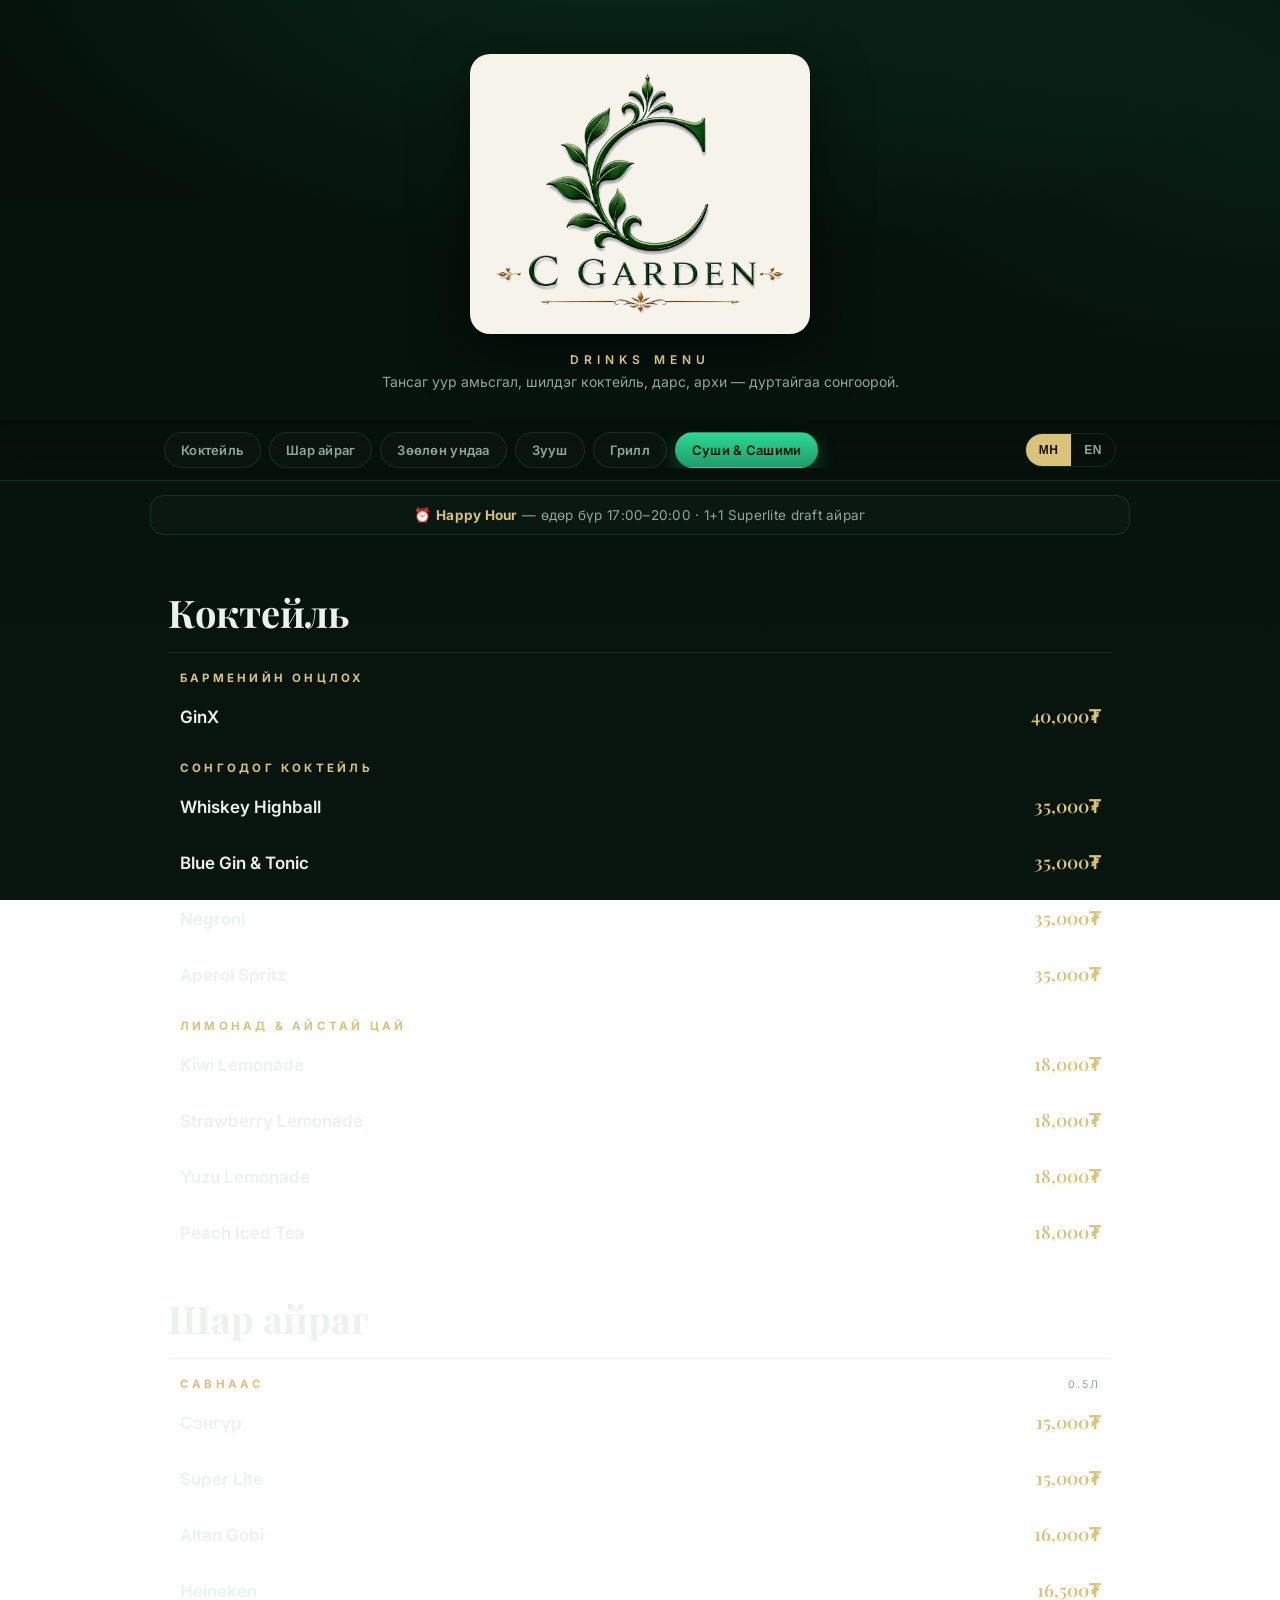
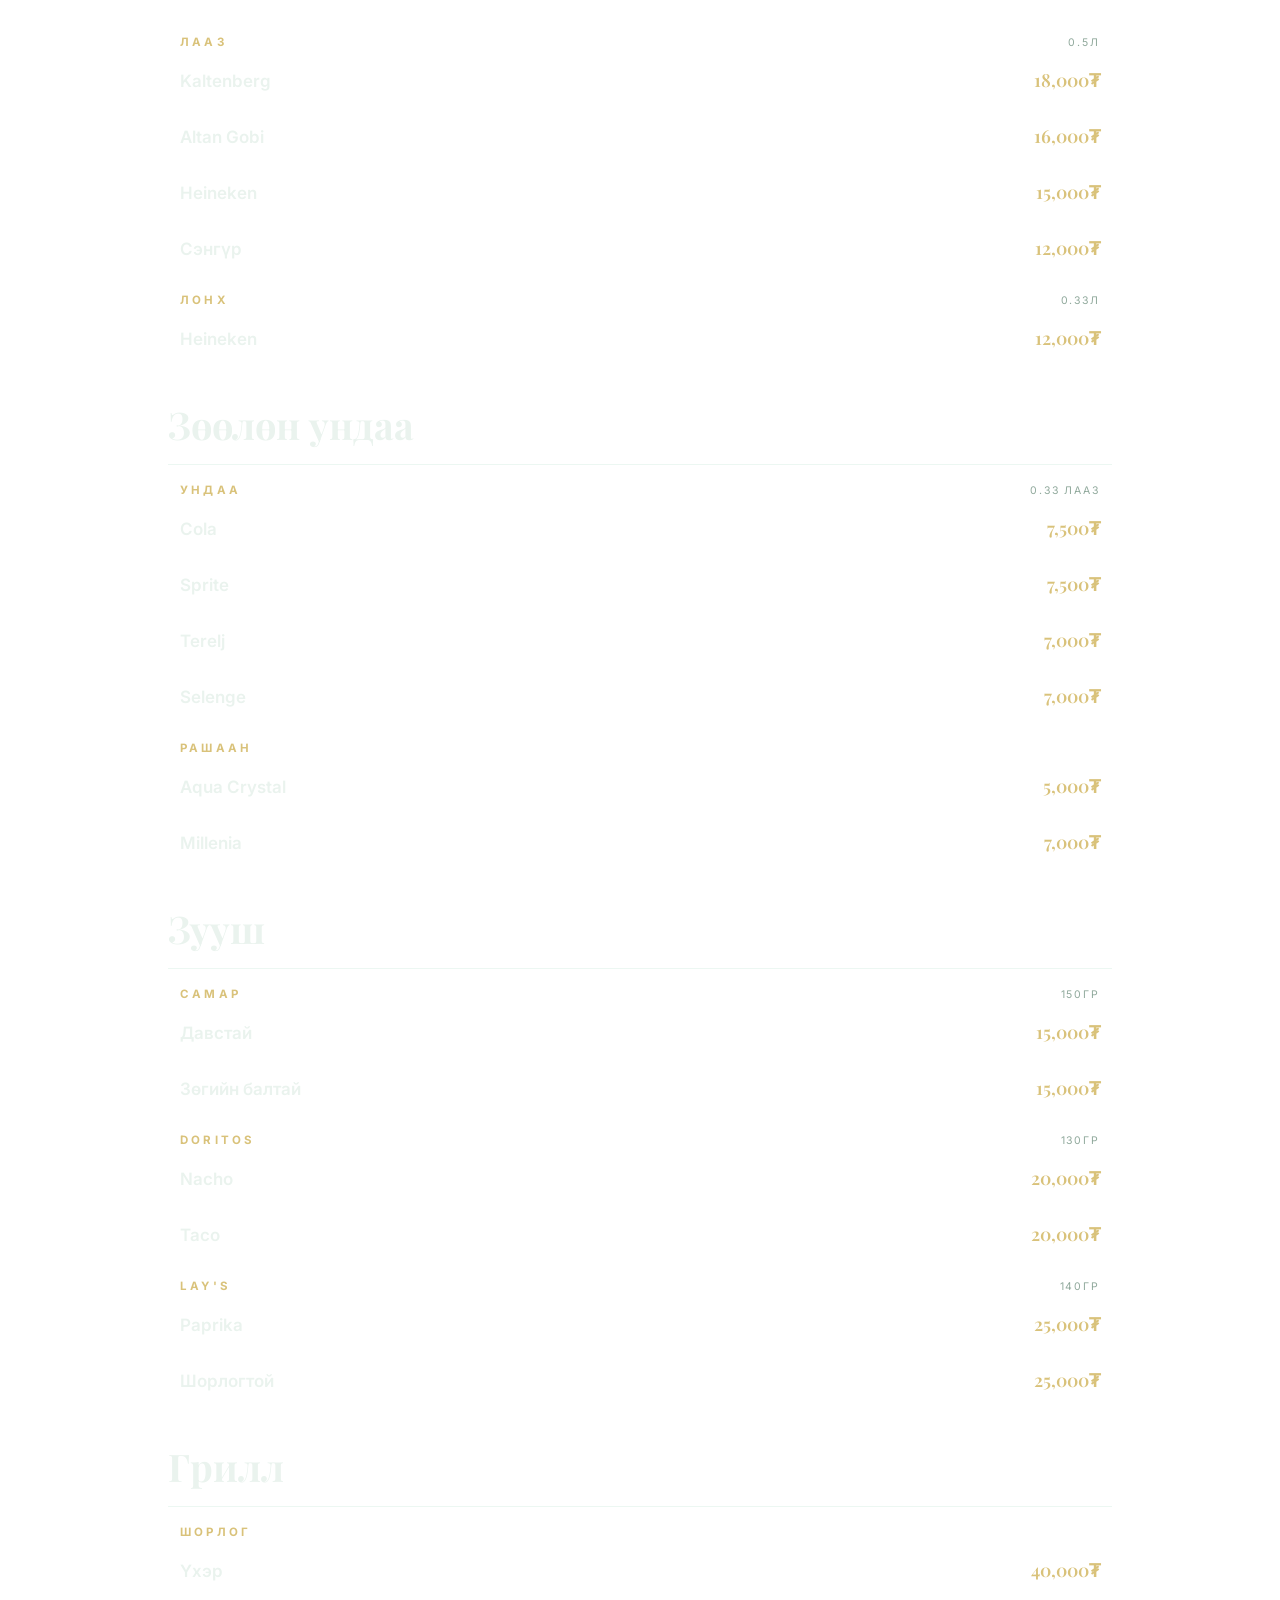
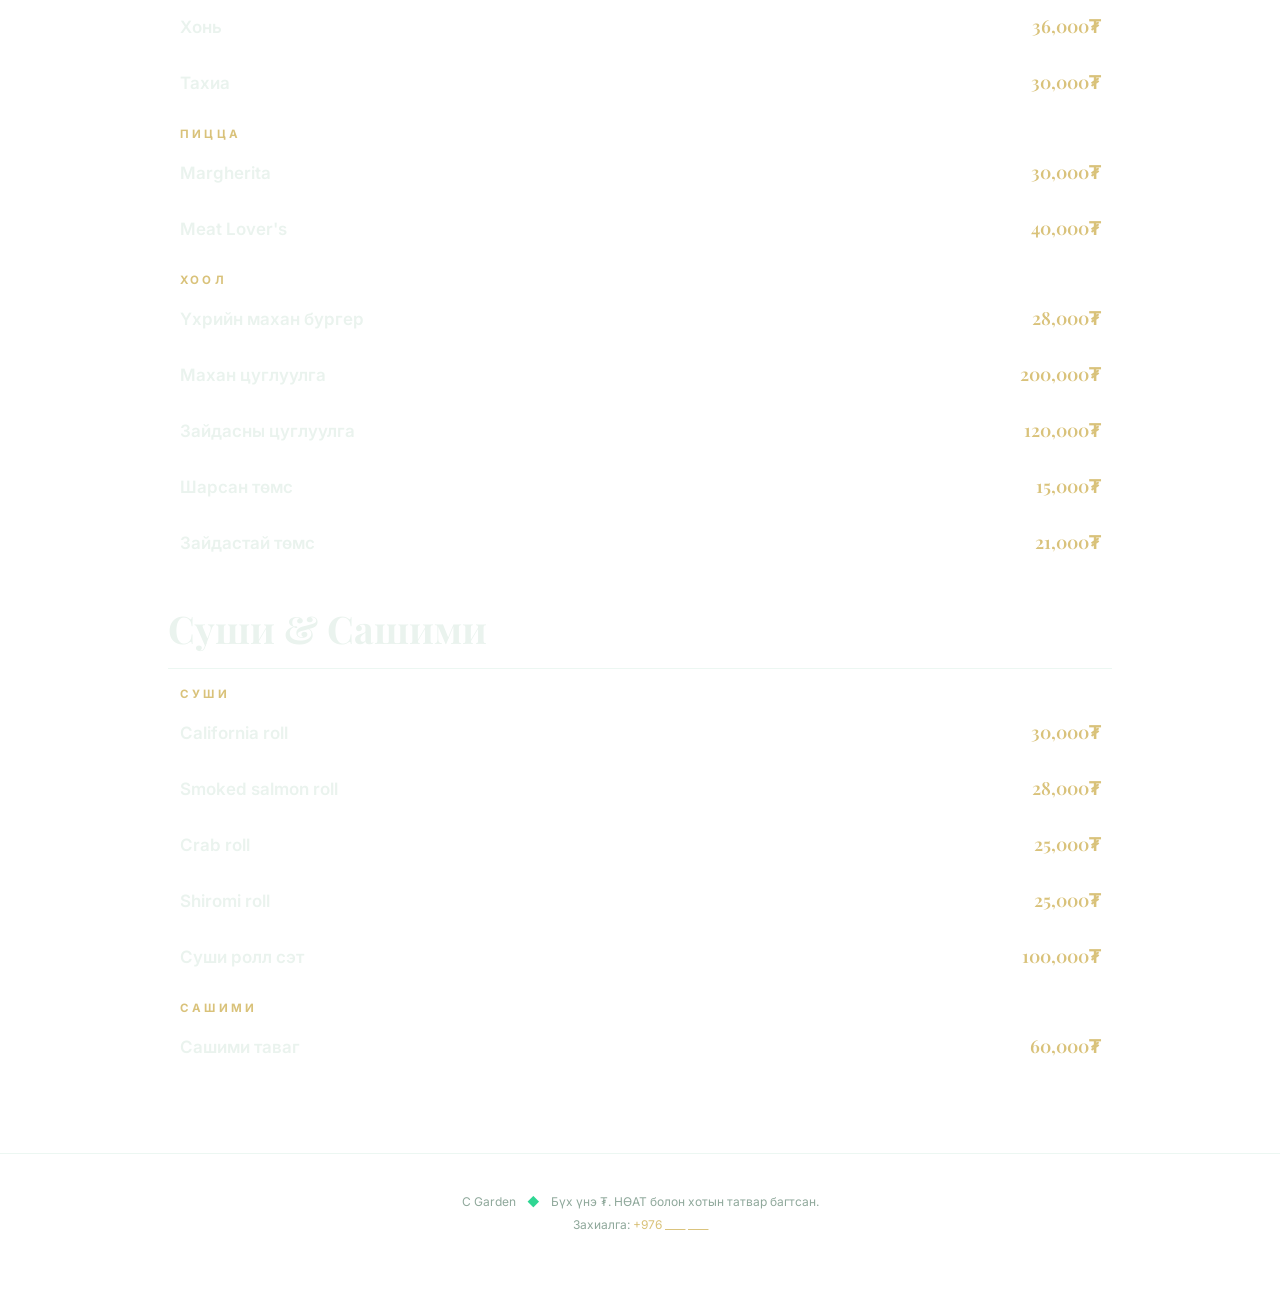
<file: index.html>
<!DOCTYPE html>
<html lang="mn">
<head>
  <meta charset="UTF-8">
  <meta name="viewport" content="width=device-width, initial-scale=1, viewport-fit=cover">
  <title>C Garden — Menu</title>
  <meta name="description" content="C Garden — cocktails, wine, beer, spirits, coffee & soft drinks.">
  <meta name="theme-color" content="#05100b">
  <!-- Open Graph (link previews) -->
  <meta property="og:title" content="C Garden — Menu">
  <meta property="og:description" content="Cocktails · Wine · Beer · Spirits · Coffee · Soft Drinks">
  <meta property="og:type" content="website">
  <link rel="icon" href="assets/logo.png?v=4" type="image/png">
  <link rel="preconnect" href="https://fonts.googleapis.com">
  <link rel="preconnect" href="https://fonts.gstatic.com" crossorigin>
  <link href="https://fonts.googleapis.com/css2?family=Inter:wght@400;500;600;700&family=Playfair+Display:wght@600;700&display=swap" rel="stylesheet">
  <link rel="stylesheet" href="assets/styles.css?v=13">
</head>
<body data-lang="mn">

  <header class="hero">
    <img class="logo" src="assets/logo.png?v=4" alt="C Garden">
    <div class="tagline">Drinks Menu</div>
    <p class="sub mn">Тансаг уур амьсгал, шилдэг коктейль, дарс, архи — дуртайгаа сонгоорой.</p>
    <p class="sub en">A refined escape — explore the drinks and pick your favourite.</p>
  </header>

  <noscript>
    <p style="text-align:center;color:#eaf3ee;padding:20px">
      Меню харахын тулд JavaScript-г идэвхжүүлнэ үү. · Please enable JavaScript to view the menu.
    </p>
  </noscript>

  <nav class="nav">
    <div class="nav-inner">
      <div class="pills" id="pills"></div>
      <div class="lang-toggle" role="group" aria-label="Language">
        <button data-lang="mn">МН</button>
        <button data-lang="en">EN</button>
      </div>
    </div>
  </nav>

  <div id="hhbar" class="hhbar"></div>

  <main id="menu"></main>

  <footer>
    <div>C Garden <span class="diamond">◆</span> <span class="mn">Бүх үнэ ₮. НӨАТ болон хотын татвар багтсан.</span><span class="en">All prices in ₮. VAT &amp; city tax included.</span></div>
    <div style="margin-top:8px" class="mn">Захиалга: <a href="tel:+976">+976 ____ ____</a></div>
    <div style="margin-top:8px" class="en">Reservations: <a href="tel:+976">+976 ____ ____</a></div>
  </footer>

  <script src="assets/menu.js?v=13"></script>
</body>
</html>
</file>
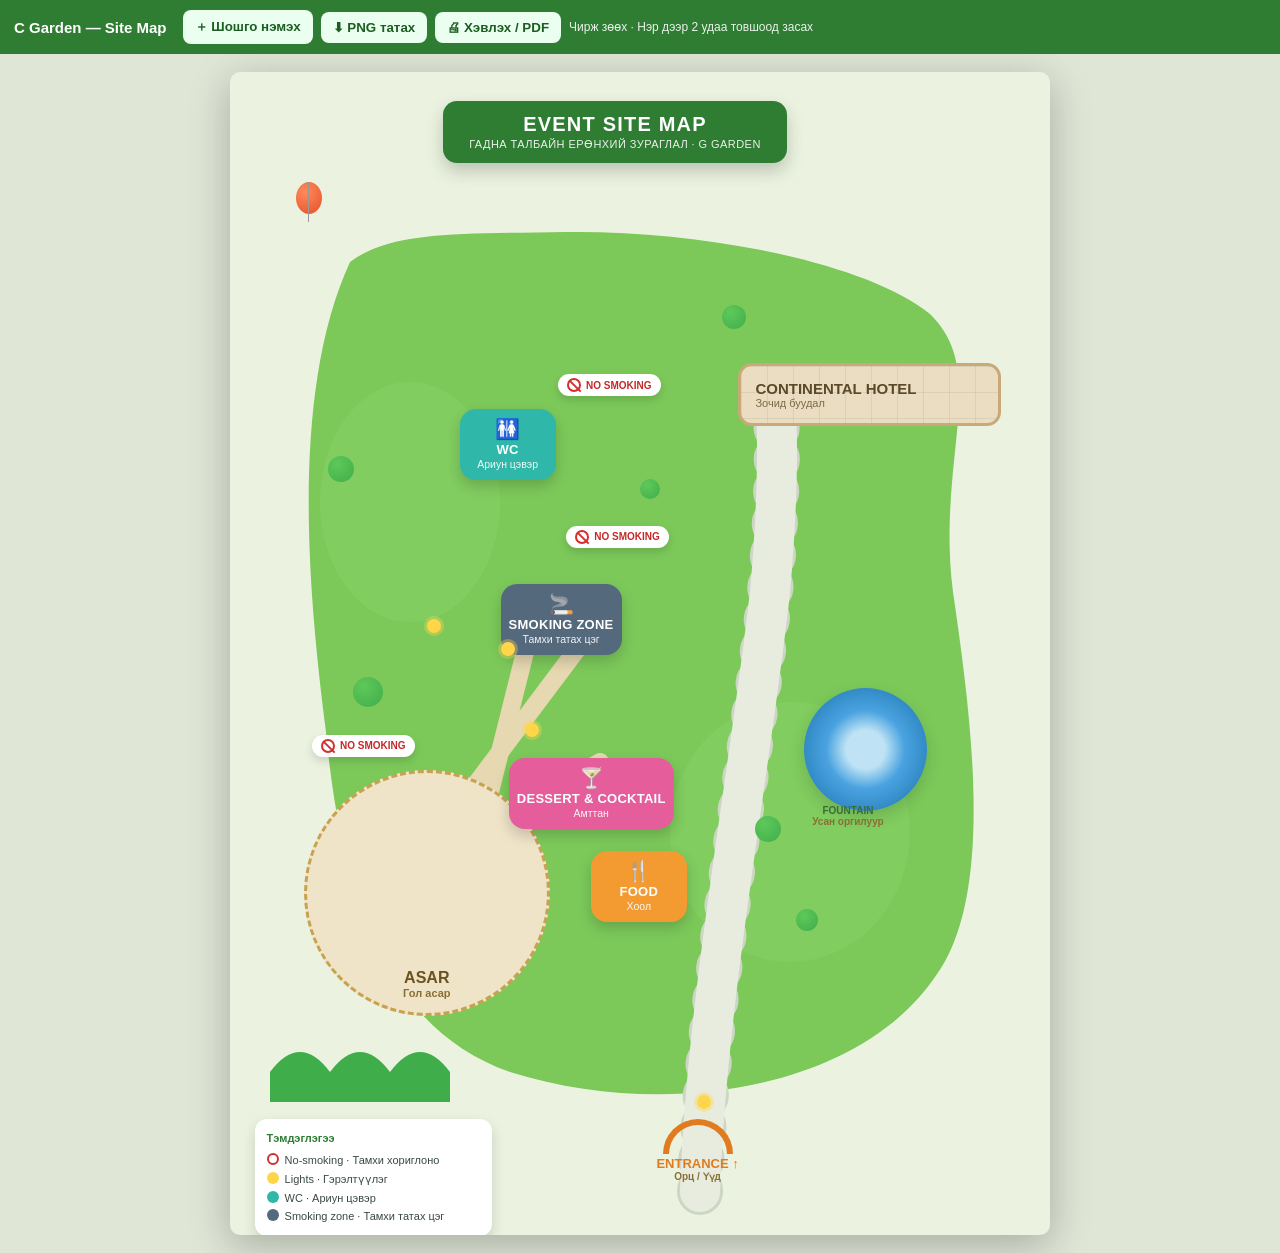
<file: sitemap/index.html>
<!DOCTYPE html>
<html lang="mn">
<head>
<meta charset="UTF-8">
<meta name="viewport" content="width=device-width, initial-scale=1">
<title>C Garden — Event Site Map (editable)</title>
<style>
  :root{
    --page:#EBF3E0; --garden:#7CC95A; --garden2:#68bd49; --title:#2F7D33;
    --hotel:#EADDC1; --hotelb:#C9A978; --wc:#2FB8A9; --smoke:#55697D;
    --dessert:#E65D9C; --food:#F39B31; --asar:#EFE3C8; --asarb:#C8A24E;
    --fountain:#2E86C1; --road:#CDD6C4; --tree:#3FAE4A; --ink:#33413a;
  }
  *{box-sizing:border-box; -webkit-user-select:none; user-select:none}
  body{margin:0; font-family:'Trebuchet MS','Segoe UI',Arial,sans-serif; background:#dfe6d6; color:#22302a}
  .bar{display:flex; gap:8px; align-items:center; flex-wrap:wrap; padding:10px 14px; background:#2f7d33; color:#fff; position:sticky; top:0; z-index:99}
  .bar b{font-size:15px; margin-right:8px}
  .bar button{border:0; border-radius:8px; padding:8px 12px; font-weight:700; cursor:pointer; background:#eafff0; color:#1b5e20}
  .bar button:hover{background:#fff}
  .bar .hint{font-size:12px; opacity:.9; font-weight:400}
  .wrap{display:flex; justify-content:center; padding:18px}
  /* map canvas: ratio 0.705 (portrait) */
  #map{position:relative; width:min(820px,94vw); aspect-ratio:820/1163; background:var(--page);
       border-radius:10px; box-shadow:0 10px 40px rgba(0,0,0,.25); overflow:hidden; touch-action:none}
  svg.backdrop{position:absolute; inset:0; width:100%; height:100%}
  .el{position:absolute; touch-action:none; cursor:grab}
  .el:active{cursor:grabbing}
  .card{border-radius:16px; color:#fff; padding:10px 8px; text-align:center; box-shadow:0 6px 14px rgba(0,0,0,.18); min-width:96px}
  .card .ico{font-size:20px; line-height:1}
  .card .en{font-weight:800; font-size:13px; letter-spacing:.02em; margin-top:3px}
  .card .mn{font-size:10.5px; opacity:.92; margin-top:1px}
  .editable{outline:none}
  .editable[contenteditable="true"]{background:rgba(255,255,255,.25); border-radius:4px}
  .pill{background:#fff; color:#c62828; border-radius:20px; padding:4px 9px; font-size:10px; font-weight:800;
        display:flex; align-items:center; gap:5px; box-shadow:0 4px 10px rgba(0,0,0,.15); white-space:nowrap}
  .pill .dot{width:14px;height:14px;border:2px solid #d32f2f;border-radius:50%;position:relative;display:inline-block}
  .pill .dot::after{content:"";position:absolute;left:-2px;top:5px;width:16px;height:2px;background:#d32f2f;transform:rotate(45deg)}
  .light{width:14px;height:14px;border-radius:50%;background:#ffd54a;box-shadow:0 0 0 3px rgba(255,213,74,.35)}
  .tree{border-radius:50%;background:radial-gradient(circle at 35% 30%,#5ec85a,var(--tree))}
  .hotel{background:var(--hotel); border:3px solid var(--hotelb); border-radius:14px; color:#5b4a2a; padding:14px;
         background-image:linear-gradient(#0000,#0000),repeating-linear-gradient(#00000010 0 1px,#0000 1px 26px),repeating-linear-gradient(90deg,#00000010 0 1px,#0000 1px 26px)}
  .hotel .en{font-weight:800;font-size:15px} .hotel .mn{font-size:11px;color:#7c6a45}
  .asar{border-radius:50%; background:var(--asar); border:3px dashed var(--asarb); display:flex;align-items:flex-end;justify-content:center; color:#6b5320; font-weight:800; padding-bottom:14px; text-align:center}
  .asar .mn{font-size:11px;color:#8a6f34;font-weight:600}
  .fountain{border-radius:50%; background:radial-gradient(circle,#bfe3f5 22%,#4aa3e0 45%,var(--fountain) 75%); box-shadow:0 6px 16px rgba(0,0,0,.15)}
  .title{background:var(--title); color:#fff; border-radius:14px; padding:12px 26px; text-align:center; box-shadow:0 8px 18px rgba(0,0,0,.2)}
  .title .en{font-weight:800; font-size:20px; letter-spacing:.06em}
  .title .mn{font-size:11px; opacity:.9; letter-spacing:.04em; margin-top:2px}
  .legend{background:#fff; border-radius:12px; padding:10px 12px; font-size:11px; color:#3a4a40; box-shadow:0 6px 14px rgba(0,0,0,.15); line-height:1.7}
  .legend b{display:block;margin-bottom:4px;color:#2f7d33}
  .legend i{font-style:normal;display:inline-block;width:12px;height:12px;border-radius:50%;vertical-align:-1px;margin-right:6px}
  .entrance{color:#e07b1f;font-weight:800;text-align:center;font-size:13px}
  .entrance .arch{width:70px;height:35px;border:6px solid #e07b1f;border-bottom:0;border-radius:70px 70px 0 0;margin:0 auto 2px}
  .entrance .mn{color:#8a6f34;font-size:10px;font-weight:600}
  .balloon{width:26px;height:32px;border-radius:50%;background:radial-gradient(circle at 35% 30%,#ff8a5b,#e5502a)}
  .balloon::after{content:"";display:block;width:1px;height:40px;background:#999;margin:0 auto}
  @media print{ .bar{display:none} body{background:#fff} .wrap{padding:0} #map{box-shadow:none;border-radius:0;width:100%} }
</style>
</head>
<body>
  <div class="bar">
    <b>C Garden — Site Map</b>
    <button onclick="addLabel()">＋ Шошго нэмэх</button>
    <button onclick="exportPNG()">⬇ PNG татах</button>
    <button onclick="window.print()">🖨 Хэвлэх / PDF</button>
    <span class="hint">Чирж зөөх · Нэр дээр 2 удаа товшоод засах</span>
  </div>

  <div class="wrap">
    <div id="map">
      <svg class="backdrop" viewBox="0 0 820 1163" preserveAspectRatio="none">
        <!-- garden -->
        <path d="M120,190 C60,320 78,520 96,660 C110,810 150,955 280,1000 C440,1050 630,1015 705,905
                 C765,825 742,650 723,520 C706,388 760,300 700,242 C636,190 470,158 336,160
                 C236,162 162,158 120,190 Z" fill="#7CC95A"/>
        <path d="M470,300 C480,300 480,300 480,300" />
        <!-- lighter garden patch -->
        <ellipse cx="180" cy="430" rx="90" ry="120" fill="#86d165" opacity=".6"/>
        <ellipse cx="560" cy="760" rx="120" ry="130" fill="#86d165" opacity=".55"/>
        <!-- main road (entrance -> hotel) -->
        <path d="M470,1120 C476,930 520,700 540,520 C548,430 548,360 545,318"
              fill="none" stroke="#CDD6C4" stroke-width="46" stroke-linecap="round" stroke-dasharray="2 30"/>
        <path d="M470,1120 C476,930 520,700 540,520 C548,430 548,360 545,318"
              fill="none" stroke="#e7ecdf" stroke-width="40" stroke-linecap="round"/>
        <!-- beige paths to Asar -->
        <path d="M210,760 L360,560 M210,780 L370,690 M240,800 L300,560" stroke="#e6d8b0" stroke-width="18" stroke-linecap="round" fill="none"/>
        <!-- hedge bottom-left -->
        <path d="M40,1000 q30,-40 60,0 q30,-40 60,0 q30,-40 60,0 l0,30 l-180,0 Z" fill="#3fae4a"/>
      </svg>

      <!-- draggable elements (positions in %) -->
      <div class="el" style="left:26%;top:2.5%"><div class="title">
        <div class="en editable">EVENT SITE MAP</div>
        <div class="mn editable">ГАДНА ТАЛБАЙН ЕРӨНХИЙ ЗУРАГЛАЛ · G GARDEN</div></div></div>

      <div class="el balloon" style="left:8%;top:9.5%"></div>

      <div class="el hotel" style="left:62%;top:25%;width:32%">
        <div class="en editable">CONTINENTAL HOTEL</div>
        <div class="mn editable">Зочид буудал</div></div>

      <div class="el fountain" style="left:70%;top:53%;width:15%;aspect-ratio:1"></div>
      <div class="el" style="left:71%;top:63%"><div class="entrance"><div class="mn editable" style="color:#3a6b3a;font-weight:800">FOUNTAIN</div><div class="mn editable">Усан оргилуур</div></div></div>

      <div class="el asar" style="left:9%;top:60%;width:30%;aspect-ratio:1">
        <div><div class="en editable">ASAR</div><div class="mn editable">Гол асар</div></div></div>

      <div class="el card" style="left:28%;top:29%;background:var(--wc)">
        <div class="ico">🚻</div><div class="en editable">WC</div><div class="mn editable">Ариун цэвэр</div></div>

      <div class="el card" style="left:33%;top:44%;background:var(--smoke)">
        <div class="ico">🚬</div><div class="en editable">SMOKING ZONE</div><div class="mn editable">Тамхи татах цэг</div></div>

      <div class="el card" style="left:34%;top:59%;background:var(--dessert)">
        <div class="ico">🍸</div><div class="en editable">DESSERT &amp; COCKTAIL</div><div class="mn editable">Амттан</div></div>

      <div class="el card" style="left:44%;top:67%;background:var(--food)">
        <div class="ico">🍴</div><div class="en editable">FOOD</div><div class="mn editable">Хоол</div></div>

      <div class="el pill" style="left:40%;top:26%"><span class="dot"></span><span class="editable">NO SMOKING</span></div>
      <div class="el pill" style="left:41%;top:39%"><span class="dot"></span><span class="editable">NO SMOKING</span></div>
      <div class="el pill" style="left:10%;top:57%"><span class="dot"></span><span class="editable">NO SMOKING</span></div>

      <div class="el light" style="left:33%;top:49%"></div>
      <div class="el light" style="left:24%;top:47%"></div>
      <div class="el light" style="left:36%;top:56%"></div>
      <div class="el light" style="left:57%;top:88%"></div>

      <div class="el tree" style="left:12%;top:33%;width:26px;height:26px"></div>
      <div class="el tree" style="left:15%;top:52%;width:30px;height:30px"></div>
      <div class="el tree" style="left:60%;top:20%;width:24px;height:24px"></div>
      <div class="el tree" style="left:64%;top:64%;width:26px;height:26px"></div>
      <div class="el tree" style="left:69%;top:72%;width:22px;height:22px"></div>
      <div class="el tree" style="left:50%;top:35%;width:20px;height:20px"></div>

      <div class="el" style="left:52%;top:90%"><div class="entrance">
        <div class="arch"></div><div class="editable">ENTRANCE ↑</div><div class="mn editable">Орц / Үүд</div></div></div>

      <div class="el legend" style="left:3%;top:90%;width:29%">
        <b class="editable">Тэмдэглэгээ</b>
        <div><i style="background:#fff;border:2px solid #d32f2f"></i><span class="editable">No-smoking · Тамхи хориглоно</span></div>
        <div><i style="background:#ffd54a"></i><span class="editable">Lights · Гэрэлтүүлэг</span></div>
        <div><i style="background:var(--wc)"></i><span class="editable">WC · Ариун цэвэр</span></div>
        <div><i style="background:var(--smoke)"></i><span class="editable">Smoking zone · Тамхи татах цэг</span></div>
      </div>
    </div>
  </div>

<script>
const map=document.getElementById('map');
let drag=null, ox=0, oy=0, moved=false;
map.addEventListener('pointerdown', e=>{
  const el=e.target.closest('.el'); if(!el) return;
  if(e.target.isContentEditable) return;
  drag=el; moved=false;
  const r=el.getBoundingClientRect();
  ox=e.clientX-r.left; oy=e.clientY-r.top;
  el.setPointerCapture(e.pointerId); el.style.zIndex=1000;
});
map.addEventListener('pointermove', e=>{
  if(!drag) return; moved=true;
  const pr=map.getBoundingClientRect();
  let x=(e.clientX-pr.left-ox)/pr.width*100;
  let y=(e.clientY-pr.top-oy)/pr.height*100;
  drag.style.left=Math.max(-5,Math.min(100,x))+'%';
  drag.style.top=Math.max(-3,Math.min(100,y))+'%';
});
map.addEventListener('pointerup', ()=>{ drag=null; });

// double-click to edit any .editable
map.addEventListener('dblclick', e=>{
  const t=e.target.closest('.editable'); if(!t) return;
  t.contentEditable=true; t.focus();
  document.execCommand&&document.getSelection().selectAllChildren(t);
});
map.addEventListener('blur', e=>{
  if(e.target.classList&&e.target.classList.contains('editable')) e.target.contentEditable=false;
}, true);

function addLabel(){
  const d=document.createElement('div');
  d.className='el pill'; d.style.left='45%'; d.style.top='45%';
  d.innerHTML='<span class="editable">Шинэ шошго</span>';
  map.appendChild(d);
}
function exportPNG(){
  const s=document.createElement('script');
  s.src='https://cdnjs.cloudflare.com/ajax/libs/html2canvas/1.4.1/html2canvas.min.js';
  s.onload=()=>html2canvas(map,{scale:3,backgroundColor:null}).then(c=>{
    const a=document.createElement('a'); a.href=c.toDataURL('image/png'); a.download='c-garden-sitemap.png'; a.click();
  });
  s.onerror=()=>alert('PNG татахад интернэт хэрэгтэй. Оронд нь "Хэвлэх / PDF" ашиглана уу.');
  if(window.html2canvas) s.onload(); else document.body.appendChild(s);
}
</script>
</body>
</html>
</file>
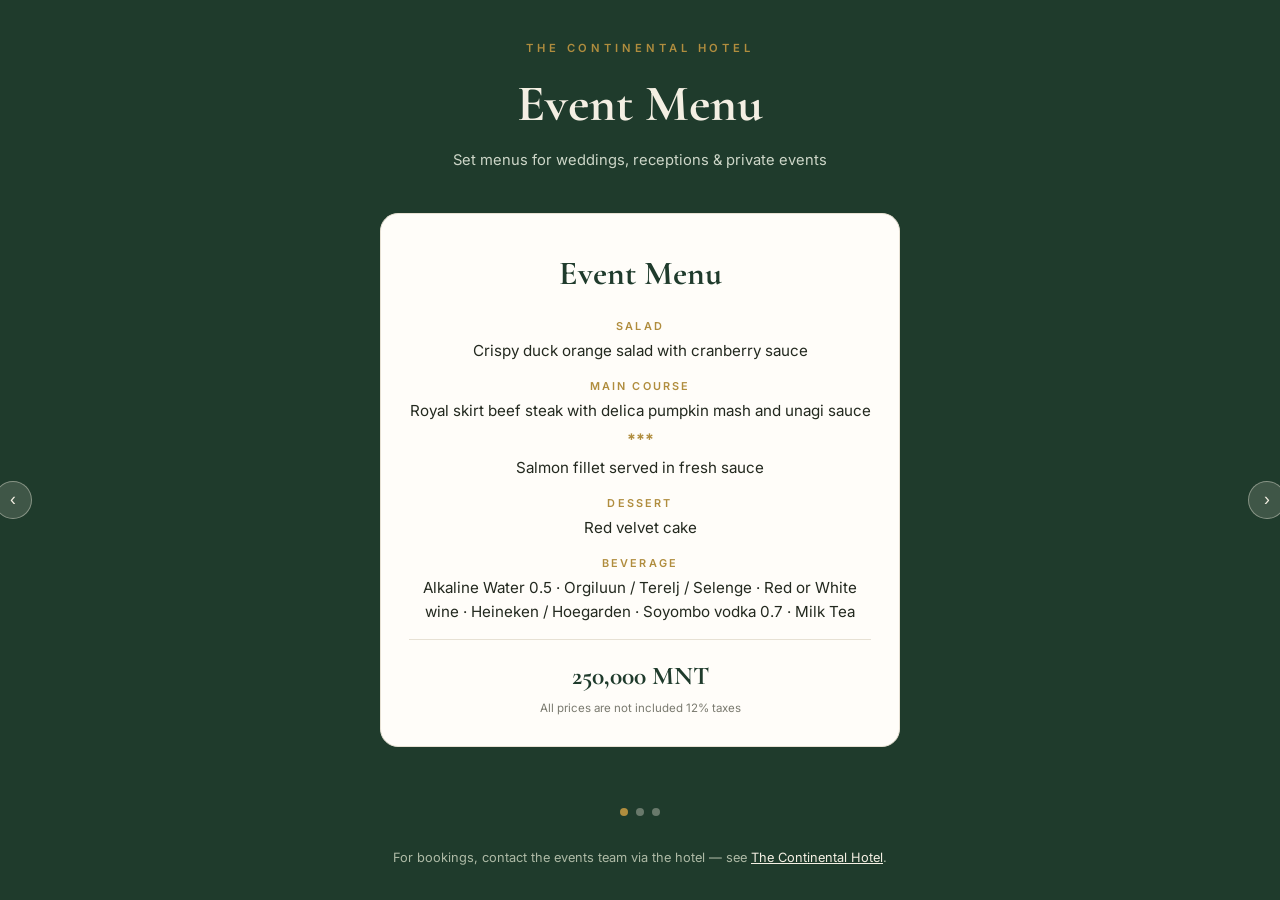
<file: event-menu.html>
<!DOCTYPE html>
<html lang="en">
<head>
  <meta charset="UTF-8" />
  <meta name="viewport" content="width=device-width, initial-scale=1.0" />
  <meta name="theme-color" content="#1f3b2c" />
  <title>Event Menu — The Continental Hotel</title>
  <meta name="description" content="Event & banquet set menus for The Continental Hotel." />
  <link rel="preconnect" href="https://fonts.googleapis.com" />
  <link rel="preconnect" href="https://fonts.gstatic.com" crossorigin />
  <link href="https://fonts.googleapis.com/css2?family=Cormorant+Garamond:wght@500;600;700&family=Inter:wght@400;500;600&display=swap" rel="stylesheet" />
  <style>
    :root {
      --bg: #f7f4ee;
      --card: #fffdf9;
      --ink: #23291f;
      --muted: #7a7a6f;
      --accent: #1f3b2c;
      --gold: #b08d3e;
      --line: #e7e1d4;
    }
    * { margin: 0; padding: 0; box-sizing: border-box; }
    body {
      font-family: 'Inter', system-ui, sans-serif;
      background: var(--accent);
      color: var(--ink);
      line-height: 1.55;
      -webkit-font-smoothing: antialiased;
      min-height: 100vh;
      display: flex;
      flex-direction: column;
    }
    .top {
      text-align: center;
      padding: 40px 20px 20px;
      color: #f4efe3;
    }
    .top .eyebrow {
      letter-spacing: .35em;
      text-transform: uppercase;
      font-size: .7rem;
      color: var(--gold);
      font-weight: 600;
    }
    .top h1 {
      font-family: 'Cormorant Garamond', serif;
      font-weight: 700;
      font-size: clamp(2.2rem, 7vw, 3.2rem);
      margin: 8px 0 4px;
    }
    .top p { color: #cdd6c8; font-size: .92rem; }

    .slideshow {
      flex: 1;
      display: flex;
      align-items: center;
      justify-content: center;
      padding: 10px 16px 24px;
      position: relative;
    }

    .track { position: relative; width: 100%; max-width: 520px; min-height: 560px; }

    .slide {
      position: absolute;
      inset: 0;
      background: var(--card);
      border-radius: 18px;
      border: 1px solid var(--line);
      padding: 34px 28px 28px;
      text-align: center;
      opacity: 0;
      visibility: hidden;
      transform: translateY(8px);
      transition: opacity .5s ease, transform .5s ease;
      display: flex;
      flex-direction: column;
    }
    .slide.active {
      opacity: 1;
      visibility: visible;
      transform: translateY(0);
      position: relative;
    }

    .slide h2 {
      font-family: 'Cormorant Garamond', serif;
      font-weight: 700;
      font-size: 2.1rem;
      color: var(--accent);
      margin-bottom: 18px;
    }
    .slide .section { margin-bottom: 16px; }
    .slide .section .label {
      font-size: .68rem;
      letter-spacing: .2em;
      text-transform: uppercase;
      color: var(--gold);
      font-weight: 600;
      margin-bottom: 4px;
    }
    .slide .section .item { font-size: .95rem; }
    .slide .section .sep { color: var(--gold); font-weight: 700; margin: 4px 0; }

    .slide .price {
      margin-top: auto;
      padding-top: 16px;
      border-top: 1px solid var(--line);
      font-family: 'Cormorant Garamond', serif;
      font-weight: 700;
      font-size: 1.6rem;
      color: var(--accent);
    }
    .slide .tax-note { font-size: .72rem; color: var(--muted); margin-top: 4px; }

    .arrow {
      position: absolute;
      top: 50%;
      transform: translateY(-50%);
      background: rgba(244,239,227,.15);
      border: 1px solid rgba(244,239,227,.4);
      color: #f4efe3;
      width: 38px;
      height: 38px;
      border-radius: 50%;
      display: flex;
      align-items: center;
      justify-content: center;
      cursor: pointer;
      font-size: 1.1rem;
      user-select: none;
    }
    .arrow.prev { left: -6px; }
    .arrow.next { right: -6px; }
    @media (max-width: 560px) {
      .arrow { display: none; }
    }

    .dots {
      display: flex;
      justify-content: center;
      gap: 8px;
      padding-bottom: 32px;
    }
    .dot {
      width: 8px;
      height: 8px;
      border-radius: 50%;
      background: rgba(244,239,227,.35);
      cursor: pointer;
      border: none;
      padding: 0;
    }
    .dot.active { background: var(--gold); }

    footer {
      text-align: center;
      padding: 0 20px 32px;
      color: #aebaa6;
      font-size: .8rem;
    }
  </style>
</head>
<body>
  <div class="top">
    <div class="eyebrow">The Continental Hotel</div>
    <h1>Event Menu</h1>
    <p>Set menus for weddings, receptions &amp; private events</p>
  </div>

  <div class="slideshow">
    <div class="track" id="track">
      <!-- ===== EVENT MENU SLIDES — edit prices/dishes here ===== -->
      <article class="slide active">
        <h2>Event Menu</h2>
        <div class="section">
          <div class="label">Salad</div>
          <div class="item">Crispy duck orange salad with cranberry sauce</div>
        </div>
        <div class="section">
          <div class="label">Main Course</div>
          <div class="item">Royal skirt beef steak with delica pumpkin mash and unagi sauce</div>
          <div class="sep">***</div>
          <div class="item">Salmon fillet served in fresh sauce</div>
        </div>
        <div class="section">
          <div class="label">Dessert</div>
          <div class="item">Red velvet cake</div>
        </div>
        <div class="section">
          <div class="label">Beverage</div>
          <div class="item">Alkaline Water 0.5 · Orgiluun / Terelj / Selenge · Red or White wine · Heineken / Hoegarden · Soyombo vodka 0.7 · Milk Tea</div>
        </div>
        <div class="price">250,000 MNT</div>
        <div class="tax-note">All prices are not included 12% taxes</div>
      </article>

      <article class="slide">
        <h2>Event Menu</h2>
        <div class="section">
          <div class="label">Salad</div>
          <div class="item">Milk skin vegetable salad</div>
        </div>
        <div class="section">
          <div class="label">Main Course</div>
          <div class="item">Slow-Roasted Crispy Pork Belly with Honey Mustard Sauce</div>
          <div class="sep">****</div>
          <div class="item">Royal skirt beef steak with delica pumpkin mash and unagi sauce</div>
        </div>
        <div class="section">
          <div class="label">Dessert</div>
          <div class="item">Spartak cake</div>
        </div>
        <div class="section">
          <div class="label">Beverage</div>
          <div class="item">Alkaline Water 0.5 · Orgiluun / Terelj / Selenge · Red or White wine · Heineken / Altangobi · Evok vodka 0.7 · Milk Tea</div>
        </div>
        <div class="price">180,000 MNT</div>
        <div class="tax-note">All prices are not included 12% taxes</div>
      </article>

      <article class="slide">
        <h2>Event Menu</h2>
        <div class="section">
          <div class="label">Salad</div>
          <div class="item">Caesar salad</div>
        </div>
        <div class="section">
          <div class="label">Main Course</div>
          <div class="item">Japanese-style miso-marinated chicken</div>
          <div class="sep">***</div>
          <div class="item">Classic-Style Meatloaf and Thyme Red Wine Sauce with Mashed Potato</div>
        </div>
        <div class="section">
          <div class="label">Dessert</div>
          <div class="item">Poached pear</div>
        </div>
        <div class="section">
          <div class="label">Beverage</div>
          <div class="item">Aqua Crystal Water 0.5 · Orgiluun / Terelj / Selenge · Red or White wine · Heineken / Altangobi · Eden vodka 0.7 · Milk Tea</div>
        </div>
        <div class="price">150,000 MNT</div>
        <div class="tax-note">All prices are not included 12% taxes</div>
      </article>
      <!-- ===== END EVENT MENU SLIDES ===== -->
    </div>
    <button class="arrow prev" id="prev" aria-label="Previous">&#8249;</button>
    <button class="arrow next" id="next" aria-label="Next">&#8250;</button>
  </div>

  <div class="dots" id="dots"></div>

  <footer>
    For bookings, contact the events team via the hotel — see <a href="./promo.html" style="color:#f4efe3;">The Continental Hotel</a>.
  </footer>

  <script>
    const slides = document.querySelectorAll('.slide');
    const dotsWrap = document.getElementById('dots');
    let current = 0;
    let timer;

    slides.forEach((_, i) => {
      const dot = document.createElement('button');
      dot.className = 'dot' + (i === 0 ? ' active' : '');
      dot.addEventListener('click', () => go(i));
      dotsWrap.appendChild(dot);
    });
    const dots = document.querySelectorAll('.dot');

    function go(i) {
      slides[current].classList.remove('active');
      dots[current].classList.remove('active');
      current = (i + slides.length) % slides.length;
      slides[current].classList.add('active');
      dots[current].classList.add('active');
      restart();
    }

    function restart() {
      clearInterval(timer);
      timer = setInterval(() => go(current + 1), 6000);
    }

    document.getElementById('prev').addEventListener('click', () => go(current - 1));
    document.getElementById('next').addEventListener('click', () => go(current + 1));

    restart();
  </script>
</body>
</html>
</file>
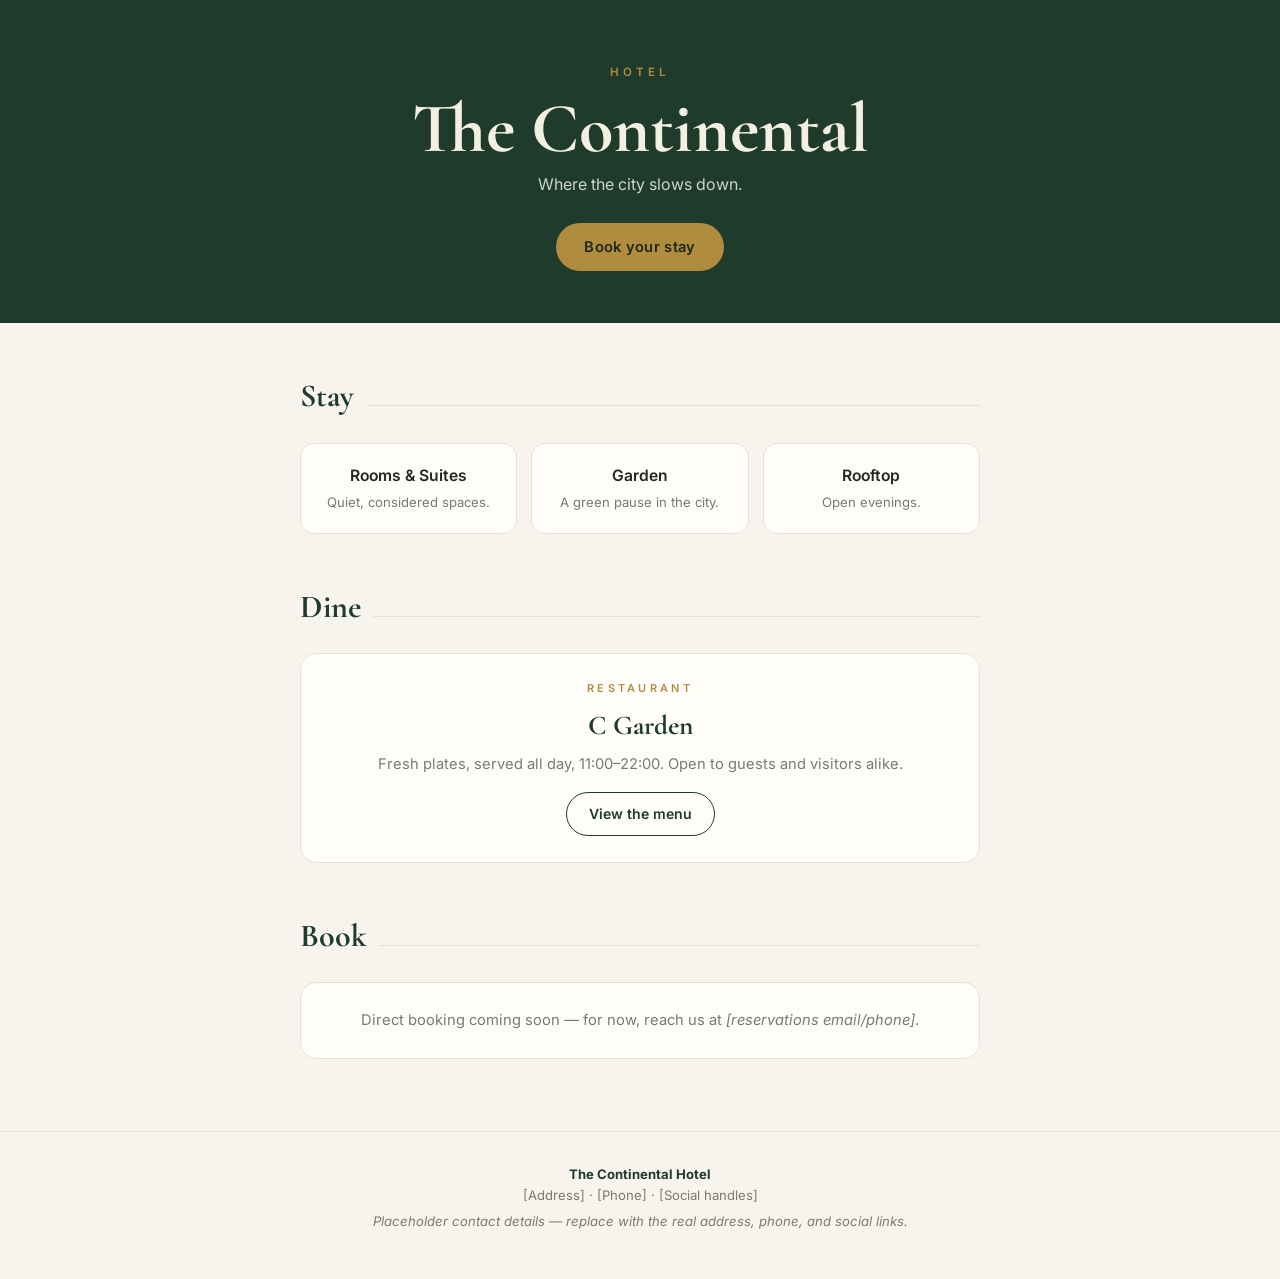
<file: promo.html>
<!DOCTYPE html>
<html lang="en">
<head>
  <meta charset="UTF-8" />
  <meta name="viewport" content="width=device-width, initial-scale=1.0" />
  <meta name="theme-color" content="#1f3b2c" />
  <title>The Continental Hotel</title>
  <meta name="description" content="The Continental Hotel — rooms, garden, rooftop, and C Garden dining." />
  <link rel="preconnect" href="https://fonts.googleapis.com" />
  <link rel="preconnect" href="https://fonts.gstatic.com" crossorigin />
  <link href="https://fonts.googleapis.com/css2?family=Cormorant+Garamond:wght@500;600;700&family=Inter:wght@400;500;600&display=swap" rel="stylesheet" />
  <style>
    :root {
      --bg: #f7f4ee;
      --card: #fffdf9;
      --ink: #23291f;
      --muted: #7a7a6f;
      --accent: #1f3b2c;
      --gold: #b08d3e;
      --line: #e7e1d4;
    }
    * { margin: 0; padding: 0; box-sizing: border-box; }
    body {
      font-family: 'Inter', system-ui, sans-serif;
      background: var(--bg);
      color: var(--ink);
      line-height: 1.55;
      -webkit-font-smoothing: antialiased;
    }
    .hero {
      background: var(--accent);
      color: #f4efe3;
      text-align: center;
      padding: 64px 20px 52px;
    }
    .hero .eyebrow {
      letter-spacing: .35em;
      text-transform: uppercase;
      font-size: .72rem;
      color: var(--gold);
      font-weight: 600;
    }
    .hero h1 {
      font-family: 'Cormorant Garamond', serif;
      font-weight: 700;
      font-size: clamp(2.8rem, 9vw, 4.4rem);
      margin: 10px 0 6px;
      line-height: 1.05;
    }
    .hero p { color: #cdd6c8; font-size: 1rem; max-width: 34ch; margin: 0 auto; }
    .hero .cta {
      display: inline-block;
      margin-top: 26px;
      padding: 13px 28px;
      background: var(--gold);
      color: #1f2a1b;
      font-weight: 600;
      font-size: .92rem;
      text-decoration: none;
      border-radius: 999px;
      letter-spacing: .02em;
    }

    main { max-width: 720px; margin: 0 auto; padding: 48px 20px 24px; }
    .section-head {
      display: flex;
      align-items: baseline;
      gap: 12px;
      margin-bottom: 22px;
    }
    .section-head h2 {
      font-family: 'Cormorant Garamond', serif;
      font-size: 2rem;
      font-weight: 700;
      color: var(--accent);
    }
    .section-head .rule { flex: 1; height: 1px; background: var(--line); }

    .amenities {
      display: grid;
      grid-template-columns: repeat(3, 1fr);
      gap: 14px;
      margin-bottom: 48px;
    }
    .amenity {
      background: var(--card);
      border: 1px solid var(--line);
      border-radius: 14px;
      padding: 20px 16px;
      text-align: center;
    }
    .amenity .name { font-weight: 600; font-size: .98rem; margin-bottom: 4px; }
    .amenity .desc { color: var(--muted); font-size: .82rem; }

    .dining {
      background: var(--card);
      border: 1px solid var(--line);
      border-radius: 16px;
      padding: 26px 24px;
      margin-bottom: 48px;
      text-align: center;
    }
    .dining .eyebrow {
      letter-spacing: .3em;
      text-transform: uppercase;
      font-size: .68rem;
      color: var(--gold);
      font-weight: 600;
      margin-bottom: 8px;
    }
    .dining h3 {
      font-family: 'Cormorant Garamond', serif;
      font-size: 1.7rem;
      font-weight: 700;
      color: var(--accent);
      margin-bottom: 6px;
    }
    .dining p { color: var(--muted); font-size: .92rem; margin-bottom: 16px; }
    .dining a {
      display: inline-block;
      padding: 10px 22px;
      border: 1px solid var(--accent);
      color: var(--accent);
      border-radius: 999px;
      text-decoration: none;
      font-weight: 600;
      font-size: .88rem;
    }

    footer {
      text-align: center;
      padding: 32px 20px 48px;
      color: var(--muted);
      font-size: .82rem;
      border-top: 1px solid var(--line);
    }
    footer strong { color: var(--accent); }
    footer .placeholder { margin-top: 6px; font-style: italic; }

    @media (max-width: 480px) {
      .amenities { grid-template-columns: 1fr; }
    }
  </style>
</head>
<body>
  <header class="hero">
    <div class="eyebrow">Hotel</div>
    <h1>The Continental</h1>
    <p>Where the city slows down.</p>
    <a class="cta" href="#book">Book your stay</a>
  </header>

  <main>
    <div class="section-head"><h2>Stay</h2><span class="rule"></span></div>
    <!-- ===== AMENITIES — placeholder names/descriptions, swap for the real thing ===== -->
    <div class="amenities">
      <div class="amenity">
        <div class="name">Rooms &amp; Suites</div>
        <div class="desc">Quiet, considered spaces.</div>
      </div>
      <div class="amenity">
        <div class="name">Garden</div>
        <div class="desc">A green pause in the city.</div>
      </div>
      <div class="amenity">
        <div class="name">Rooftop</div>
        <div class="desc">Open evenings.</div>
      </div>
    </div>
    <!-- ===== END AMENITIES ===== -->

    <div class="section-head"><h2>Dine</h2><span class="rule"></span></div>
    <div class="dining">
      <div class="eyebrow">Restaurant</div>
      <h3>C Garden</h3>
      <p>Fresh plates, served all day, 11:00–22:00. Open to guests and visitors alike.</p>
      <a href="./index.html">View the menu</a>
    </div>

    <div class="section-head" id="book"><h2>Book</h2><span class="rule"></span></div>
    <div class="dining">
      <p style="margin-bottom:0;">Direct booking coming soon — for now, reach us at <em>[reservations email/phone]</em>.</p>
    </div>
  </main>

  <footer>
    <strong>The Continental Hotel</strong><br />
    [Address] · [Phone] · [Social handles]
    <div class="placeholder">Placeholder contact details — replace with the real address, phone, and social links.</div>
  </footer>
</body>
</html>
</file>
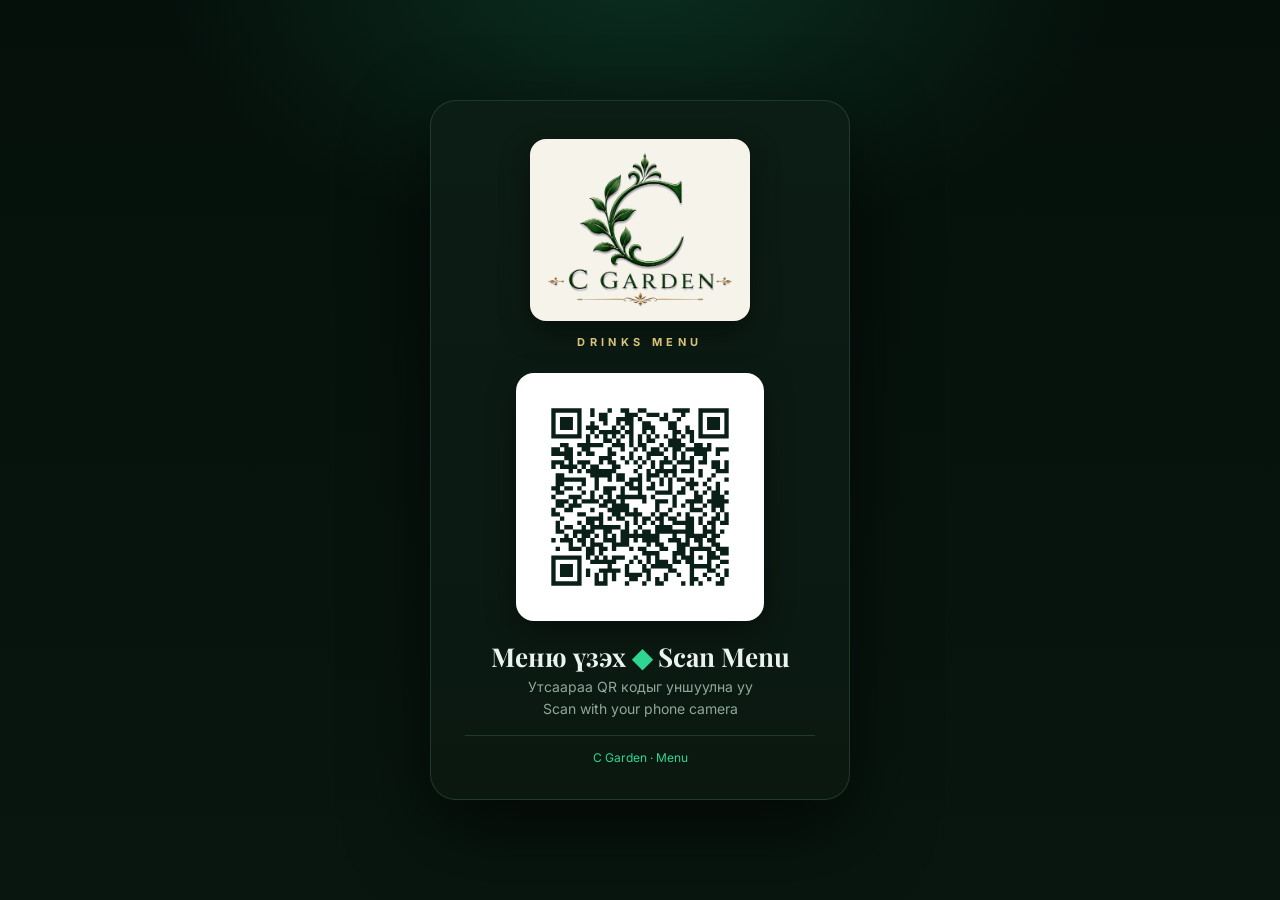
<file: qr.html>
<!DOCTYPE html>
<html lang="mn">
<head>
  <meta charset="UTF-8">
  <meta name="viewport" content="width=device-width, initial-scale=1">
  <title>C Garden — Scan Menu</title>
  <link rel="icon" href="assets/logo.png?v=4" type="image/png">
  <link rel="preconnect" href="https://fonts.googleapis.com">
  <link rel="preconnect" href="https://fonts.gstatic.com" crossorigin>
  <link href="https://fonts.googleapis.com/css2?family=Inter:wght@400;600;700&family=Playfair+Display:wght@700&display=swap" rel="stylesheet">
  <style>
    :root{ --emerald:#1f9d6b; --emerald-2:#2fd693; --gold:#d9c27a; --ink:#eaf3ee; --muted:#8fa89b; }
    *{box-sizing:border-box}
    html,body{margin:0;height:100%}
    body{
      font-family:'Inter',system-ui,sans-serif;color:var(--ink);
      background:
        radial-gradient(800px 500px at 50% -5%, rgba(31,157,107,.22), transparent 60%),
        linear-gradient(180deg,#05100b,#08160f);
      display:flex;align-items:center;justify-content:center;
      min-height:100vh;padding:32px;
    }
    .tent{
      width:min(420px,92vw);text-align:center;
      background:linear-gradient(180deg,#0c1d15,#0a1810);
      border:1px solid rgba(120,200,160,.18);
      border-radius:26px;padding:38px 34px 34px;
      box-shadow:0 30px 80px rgba(0,0,0,.6);
    }
    .logo{width:220px;max-width:78%;height:auto;margin-bottom:10px;background:#f6f3ea;border-radius:16px;padding:14px 18px;box-shadow:0 12px 30px rgba(0,0,0,.45)}
    .tag{color:var(--gold);letter-spacing:.4em;text-transform:uppercase;font-size:11px;font-weight:700}
    .qr-card{
      background:#fff;border-radius:18px;padding:18px;
      width:248px;height:248px;margin:24px auto 18px;
      display:flex;align-items:center;justify-content:center;
      box-shadow:0 10px 30px rgba(0,0,0,.4);
    }
    .qr-card img{width:100%;height:100%;display:block}
    h1{font-family:'Playfair Display',serif;font-size:26px;margin:4px 0 2px;font-weight:700}
    .mn-en{color:var(--muted);font-size:14px;line-height:1.6;margin:0 0 6px}
    .url{
      margin-top:14px;font-size:12px;color:var(--emerald-2);
      word-break:break-all;border-top:1px solid rgba(120,200,160,.18);padding-top:14px;
    }
    .diamond{color:var(--emerald-2)}
    @media print{
      body{background:#fff;color:#06120c}
      .tent{box-shadow:none;border:1px solid #cdd;background:#fff}
      .tag{color:#7a6a2e}.url{color:#1f7d56}.mn-en{color:#456}
      h1{color:#06120c}
      .logo{background:#ffffff;box-shadow:none}
    }
  </style>
</head>
<body>
  <div class="tent">
    <img class="logo" src="assets/logo.png?v=4" alt="C Garden">
    <div class="tag">Drinks Menu</div>

    <div class="qr-card">
      <img src="assets/qr.svg" alt="Scan for menu">
    </div>

    <h1>Меню үзэх <span class="diamond">◆</span> Scan Menu</h1>
    <p class="mn-en">Утсаараа QR кодыг уншуулна уу<br>Scan with your phone camera</p>

    <div class="url">C Garden · Menu</div>
  </div>
</body>
</html>
</file>
<file: assets/styles.css>
/* ============================================================
   DAZZLE LOUNGE — "Velvet" theme
   Dark luxe + emerald, bilingual (МН / EN)
   ============================================================ */

:root{
  --bg:        #05100b;
  --bg-2:      #08160f;
  --panel:     #0c1d15;
  --panel-2:   #0f2419;
  --line:      rgba(120,200,160,.14);
  --emerald:   #1f9d6b;
  --emerald-2: #2fd693;
  --gold:      #d9c27a;
  --ink:       #eaf3ee;
  --muted:     #8fa89b;
  --shadow:    0 24px 60px rgba(0,0,0,.55);
  --serif: 'Playfair Display', Georgia, 'Times New Roman', serif;
  --sans: 'Inter', system-ui, -apple-system, 'Segoe UI', Roboto, sans-serif;
}

*{box-sizing:border-box}
html{scroll-behavior:smooth;scroll-padding-top:128px}
body{
  margin:0;
  font-family:var(--sans);
  color:var(--ink);
  background:
    radial-gradient(1200px 600px at 50% -10%, rgba(31,157,107,.18), transparent 60%),
    radial-gradient(900px 500px at 100% 10%, rgba(47,214,147,.08), transparent 55%),
    linear-gradient(180deg, var(--bg), var(--bg-2));
  background-attachment:fixed;
  min-height:100vh;
  -webkit-font-smoothing:antialiased;
}

/* language switch ---------------------------------------------------- */
body[data-lang="mn"] .en{display:none}
body[data-lang="en"] .mn{display:none}

/* ---------- HEADER ---------- */
.hero{
  text-align:center;
  padding:54px 20px 30px;
  position:relative;
}
.hero .logo{
  width:min(340px,80vw);height:auto;
  background:#f6f3ea;border-radius:20px;
  padding:20px 26px;
  box-shadow:0 20px 55px rgba(0,0,0,.55);
}
.hero .tagline{
  margin-top:14px;color:var(--gold);
  letter-spacing:.42em;text-transform:uppercase;
  font-size:12px;font-weight:600;
}
.hero .sub{margin:6px auto 0;color:var(--muted);max-width:540px;font-size:14px}

/* ---------- STICKY NAV ---------- */
.nav{
  position:sticky;top:0;z-index:50;
  backdrop-filter:blur(14px);
  background:linear-gradient(180deg, rgba(5,16,11,.92), rgba(5,16,11,.72));
  border-bottom:1px solid var(--line);
}
.nav-inner{
  max-width:980px;margin:0 auto;
  display:flex;align-items:center;gap:10px;
  padding:12px 14px;
}
.pills{
  display:flex;gap:8px;overflow-x:auto;flex:1;
  scrollbar-width:none;-ms-overflow-style:none;
}
.pills::-webkit-scrollbar{display:none}
.pill{
  white-space:nowrap;cursor:pointer;
  border:1px solid var(--line);
  background:rgba(255,255,255,.02);
  color:var(--muted);
  padding:9px 16px;border-radius:999px;
  font-size:13px;font-weight:600;letter-spacing:.02em;
  text-decoration:none;transition:.2s;
}
.pill:hover{color:var(--ink);border-color:rgba(120,200,160,.4)}
.pill.active{
  color:#04130c;
  background:linear-gradient(180deg,var(--emerald-2),var(--emerald));
  border-color:transparent;
  box-shadow:0 6px 18px rgba(31,157,107,.4);
}
.lang-toggle{
  flex:none;display:flex;border:1px solid var(--line);
  border-radius:999px;overflow:hidden;
}
.lang-toggle button{
  background:transparent;border:0;color:var(--muted);
  padding:9px 13px;font-size:12px;font-weight:700;cursor:pointer;
  letter-spacing:.04em;transition:.2s;
}
.lang-toggle button.on{background:var(--gold);color:#1a1405}

/* ---------- HAPPY HOUR BAR ---------- */
.hhbar{
  max-width:980px;margin:14px auto 0;
  padding:11px 16px;border-radius:14px;
  text-align:center;font-size:13.5px;letter-spacing:.02em;
  color:var(--muted);
  border:1px solid var(--line);
  background:rgba(255,255,255,.02);
}
.hhbar b{color:var(--gold);font-weight:700}
.hhbar.on{
  color:#04130c;font-size:14.5px;font-weight:600;
  border-color:transparent;
  background:linear-gradient(120deg,var(--emerald-2),var(--emerald));
  box-shadow:0 10px 26px rgba(31,157,107,.45);
  animation:hhpulse 2.4s ease-in-out infinite;
}
.hhbar.on b{color:#04130c}
@keyframes hhpulse{
  0%,100%{box-shadow:0 10px 26px rgba(31,157,107,.35)}
  50%{box-shadow:0 12px 34px rgba(47,214,147,.6)}
}

/* Happy Hour price: struck-through original + emerald discounted */
.item .price .orig{
  font-family:var(--sans);font-size:12.5px;color:var(--muted);
  text-decoration:line-through;font-weight:500;margin-right:8px;
}
.item .price .hhprice{
  font-family:var(--serif);font-size:18px;color:var(--emerald-2);
  font-weight:700;
}

/* ---------- MENU BODY ---------- */
main{max-width:980px;margin:0 auto;padding:18px 18px 80px}
.cat{padding-top:34px}
.cat-head{
  display:flex;align-items:baseline;gap:14px;
  padding-bottom:14px;margin-bottom:8px;
  border-bottom:1px solid var(--line);
}
.cat-head{display:flex;align-items:baseline;justify-content:space-between;gap:14px}
.cat-head h2{
  font-family:var(--serif);font-weight:700;
  font-size:clamp(26px,5vw,38px);margin:0;
  color:var(--ink);
}
.cat-head .cat-meta{
  color:var(--muted);font-size:11px;letter-spacing:.22em;
  text-transform:uppercase;font-weight:600;white-space:nowrap;
}

.cat-note{color:var(--muted);font-size:13px;margin:8px 0 0}

/* sub-group within a category */
.group{margin-top:18px}

/* set menu */
.group.set{
  border:1px solid var(--line);border-radius:16px;
  padding:14px 14px 10px;margin-top:20px;
  background:rgba(47,214,147,.04);
}
.group.set .group-head{margin:0 4px 8px}
.set-price{
  font-family:var(--serif);font-size:22px;color:var(--gold);
  font-weight:700;white-space:nowrap;margin-left:auto;
}
.group.set .item{padding:9px 8px}
.group.set .item:hover{background:transparent}
.qty{font-family:var(--sans);font-size:14px;color:var(--emerald-2);font-weight:600}
.set-foot{
  margin:8px 8px 2px;padding-top:10px;
  border-top:1px solid var(--line);
  color:var(--gold);font-style:italic;font-size:13.5px;
}
.group-head{
  display:flex;align-items:baseline;justify-content:space-between;gap:12px;
  margin:0 12px 4px;
}
.glabel{
  color:var(--gold);font-size:11.5px;letter-spacing:.28em;
  text-transform:uppercase;font-weight:700;
}
.gmeta{
  color:var(--muted);font-size:10.5px;letter-spacing:.18em;
  text-transform:uppercase;white-space:nowrap;
}

.items{display:grid;gap:2px}
.item{
  display:grid;grid-template-columns:1fr auto;
  align-items:baseline;gap:14px;
  padding:15px 12px;border-radius:12px;
  transition:background .2s;
}
.item:hover{background:rgba(47,214,147,.05)}
.item.has-img{grid-template-columns:84px 1fr auto}
.item .thumb{
  width:84px;height:64px;border-radius:10px;object-fit:cover;
  border:1px solid var(--line);background:#0c1d15;
  box-shadow:0 6px 16px rgba(0,0,0,.4);
}
.item .name{font-weight:600;font-size:17px}
.item .note{color:var(--muted);font-size:12.5px;font-weight:400;margin-left:2px}
.item .badge{
  font-size:10px;font-weight:700;letter-spacing:.08em;
  color:var(--emerald-2);border:1px solid rgba(47,214,147,.35);
  border-radius:6px;padding:2px 7px;margin-left:8px;vertical-align:middle;
}
.item .desc{color:var(--muted);font-size:13.5px;margin-top:4px;line-height:1.5}
.item .price{
  font-family:var(--serif);font-size:18px;color:var(--gold);
  white-space:nowrap;font-weight:600;
}
.item .price small{font-size:11px;color:var(--muted);font-family:var(--sans)}

/* dotted leader between name and price */
.item .lead{
  border-bottom:1px dotted rgba(120,200,160,.25);
  flex:1;margin:0 8px 5px;
}

/* ---------- FOOTER ---------- */
footer{
  text-align:center;color:var(--muted);font-size:12px;
  padding:40px 20px 60px;border-top:1px solid var(--line);
}
footer .diamond{color:var(--emerald-2);margin:0 8px}
footer a{color:var(--gold);text-decoration:none}

.fade-up{opacity:0;transform:translateY(14px);transition:.6s ease}
.fade-up.show{opacity:1;transform:none}

@media (max-width:560px){
  .hero{padding:38px 16px 22px}
  .item{padding:13px 6px}
}
</file>
